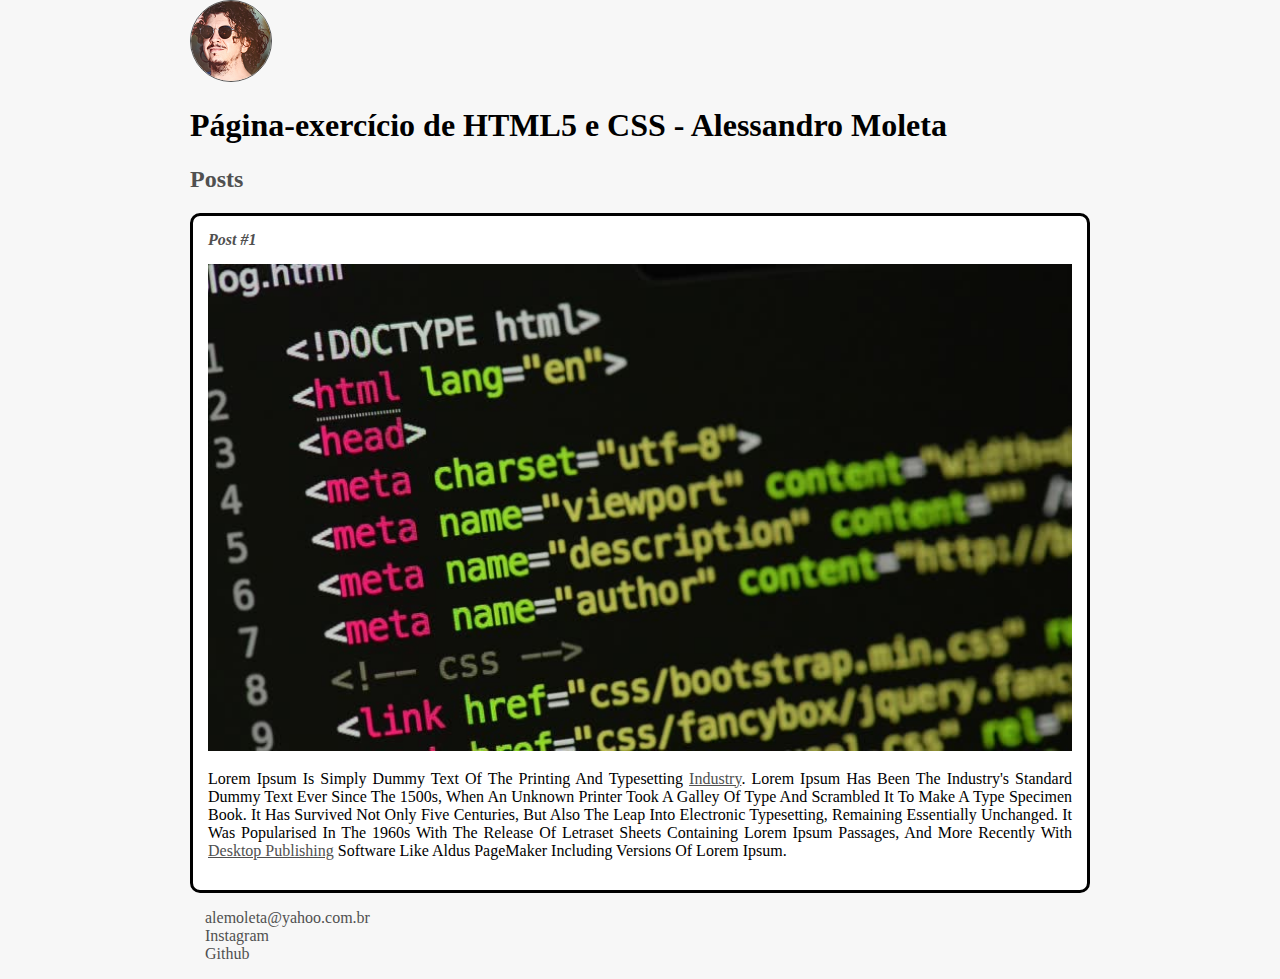
<file: HTML curso DIO/index.html>
<!DOCTYPE html>
<html lang="en" dir="ltr">
  <head>
    <meta charset="utf-8">
    <link rel="stylesheet" href="style.css">
    <title>Alessandro Moleta</title>
  </head>
  <body>
    <header>
      <img src="perfil.png" alt="Foto do rosto" class="photo">
      <h1>Página-exercício de HTML5 e CSS - Alessandro Moleta</h1>
    </header>

    <section>
      <header>
      <h2 class="subtitle">Posts</h2>
      </header>
      <article class="post">
        <header>
          <h3 class="post_title">Post #1</h3>
          <img src="htmlcode.jpg" alt="imagem de código" class="post_image">
        </header>
        <p class="post_content">
          Lorem Ipsum is simply dummy text of the printing and typesetting <a href="http://lattes.cnpq.br/6732782627390675" target="_blank">industry</a>. Lorem Ipsum has been the industry's standard dummy text ever since the 1500s, when an unknown printer took a galley of type and scrambled it to make a type specimen book. It has survived not only five centuries, but also the leap into electronic typesetting, remaining essentially unchanged. It was popularised in the 1960s with the release of Letraset sheets containing Lorem Ipsum passages, and more recently with <a href="mailto:alemoleta@yahoo.com.br">desktop publishing</a> software like Aldus PageMaker including versions of Lorem Ipsum.
        </p>
      </article>
    </section>
    <footer>
        <ul class="contact_list">
            <li>
              <a href="mailto:alemoleta@yahoo.com.br"> alemoleta@yahoo.com.br</a>
            </li>
            <li>
              <a href="https://www.instagram.com/alemoleta/" target="_blank">Instagram</a>
            </li>
            <li>
              <a href="https://github.com/alemoleta/" target="_blank">Github</a>
            </li>
        </ul>
    </footer>

  </body>
</html>
</file>
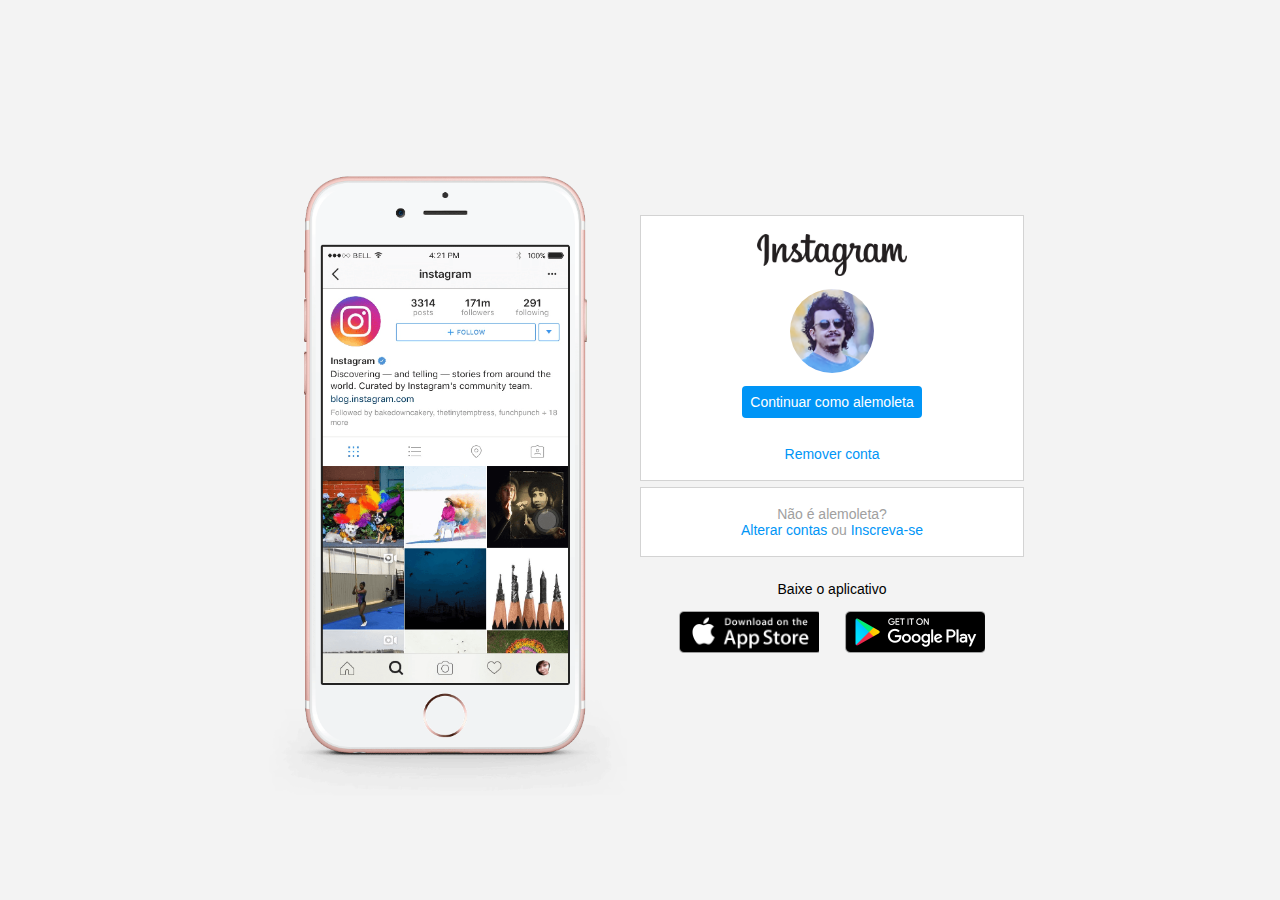
<file: instagram-dio-projeto-Ale/index.html>
<!DOCTYPE html>
<html lang="en" dir="ltr">
  <head>
    <meta charset="utf-8">
    <meta name="viewport" content="width=device-width" initial-scale=1.0>
    <link rel="stylesheet" href="style.css">
    <title>Instagram</title>
  </head>
  <body>
    <div class="instagram-wrapper">
      <div class="instagram-phone">
        <img src="./img/instagram-celular.png" alt="celular">
      </div>
      <div class="instagram-continue">
        <div class="group">
          <img src="./img/instagram-logo.png" class="instagram-logo" alt="instagram logo">
          <div class="profile-photo">
            <img src="./img/perfil1.png" alt="foto de perfil">
          </div>
          <a href="#" class="instagram-login">Continuar como alemoleta</a>
          <a href="#" class="instagram-logout">Remover conta</a>
        </div>
        <div class="group">
          <p class="not-account">Não é alemoleta?</p>
          <p class="not-account">
            <spam class="link-blue">Alterar contas</spam>
            ou
            <spam class="link-blue">Inscreva-se</spam>
          </p>
        </div>
        <div class="get-the-app">
          <p class="get-app">Baixe o aplicativo</p>
          <div class="download">
            <a href="#" class="app-download"></a>
            <a href="#" class="app-download"></a>
          </div>
        </div>
      </div>
    </div>
  </body>
</html>
</file>
<file: HTML curso DIO/style.css>
body{
  max-width: 900px;
  font-family: Verdana;
  background: #F7F7F7;
  margin: auto;
}

.photo{
  border: 1px solid #505050;
  border-radius: 50%;
}

#title, .subtitle, .post_title {
  color: #505050;
  
}

#title{
  font-size: 40px;
  text-transform: uppercase;
}

a{
  text-decoration: underline;
  color: #505050;

}

.post_title{
  font-size: 16px;
  font-style: italic;
  margin: 0;
  margin-bottom: 15px;

}

.post{

  background-color: #FFF;
  padding: 15px;
  border: 3px solid #000;
  border-radius: 10px;
  margin-bottom: 15px;
}

.post_content{
  margin: 0;
  margin-bottom: 15px;
  text-transform: capitalize;
  text-align: justify;
}

.post_image{
  width: 100%;
  margin-bottom: 15px;
}

.contact_list{
  list-style-type: none;
  padding-left: 15px;
}

.contact_list li a{
  text-decoration: none;
}
</file>
<file: instagram-dio-projeto-Ale/style.css>
*{
  padding: 0;
  margin: 0;
  box-sizing: border-box;
  text-decoration: none;
  font-family: sans-serif;
  font-size: 14px;
}

body{
  width: 100%;
  min-height: 100vh;
  background-color: rgb(243, 243, 243);
  margin: 0;
  padding: 0;
  display: flex;
  justify-content: center;
}

.instagram-wrapper{
  display: flex;
  align-items: center;
  justify-content: start;
  width: 60%;
  height: 100vh;
}

.instagram-phone{
  display: flex;
  align-items: center;
  justify-content: center;
  width: 50%;
}

.instagram-phone img {
  height: 50rem;
}

.instagram-continue{
  display: flex;
  align-items: center; /*horizontal*/
  justify-content: space-around; /*vertical*/
  flex-direction: column;
  width: 50%;
  min-height: 34rem;
}

.group{
  display: flex;
  justify-content: space-between;
  align-items: center;
  flex-direction: column;
  background-color: #ffffff;
  width: 100%;
  padding: 1.3rem 0;
  border: 1px solid lightgray;
}

.group:nth-child(1){
  min-height: 19rem;
}

.instagram-logo{
  height: 3rem;
}

.profile-photo{
  display: flex;
  justify-content: center;
  align-items: center;
  border-radius: 50%;
  overflow: hidden;
}

.profile-photo img{
  height: 6rem;
}

.instagram-login{
  background-color: #0095f6;
  color: #ffffff;
  padding: 8px;
  border-radius: 4px;
}

.instagram-logout{
  color: #0095f6;
  margin-top: 1rem;
}

.not-account{
  color: rgb(160, 160, 160);
}

.link-blue{
  color: #0095f6;
}

.get-the-app{
  display: flex;
  flex-direction: column;
  align-items: center;
  justify-content: center;
  width: 100%;
  padding: 1.3rem 0;
}

.download{
  display: flex;
  width: 100%;
  justify-content: space-evenly;
  align-items: center;
  padding: 1rem;
}

.app-download{
  height: 3rem;
  width: 10rem;
  background-size: cover;
}

.app-download:nth-child(1){
  background-image: url('./img/apple-button.png');
}

.app-download:nth-child(2){
  background-image: url('./img/googleplay-button.png');
}

/*media queries*/
@media(max-width: 1024px){
  .instagram-wrapper{
    width: 90%;
  }
}

@media(max-width: 650px){
  body{
    background-color: #ffffff;
  }

  .instagram-wrapper{
    width: 90%;
  }

  .instagram-phone{
    display: none;
  }

  .instagram-continue{
    width: 100%;
  }

  .group{
    border: 1px solid transparent;
  }
}
</file>
